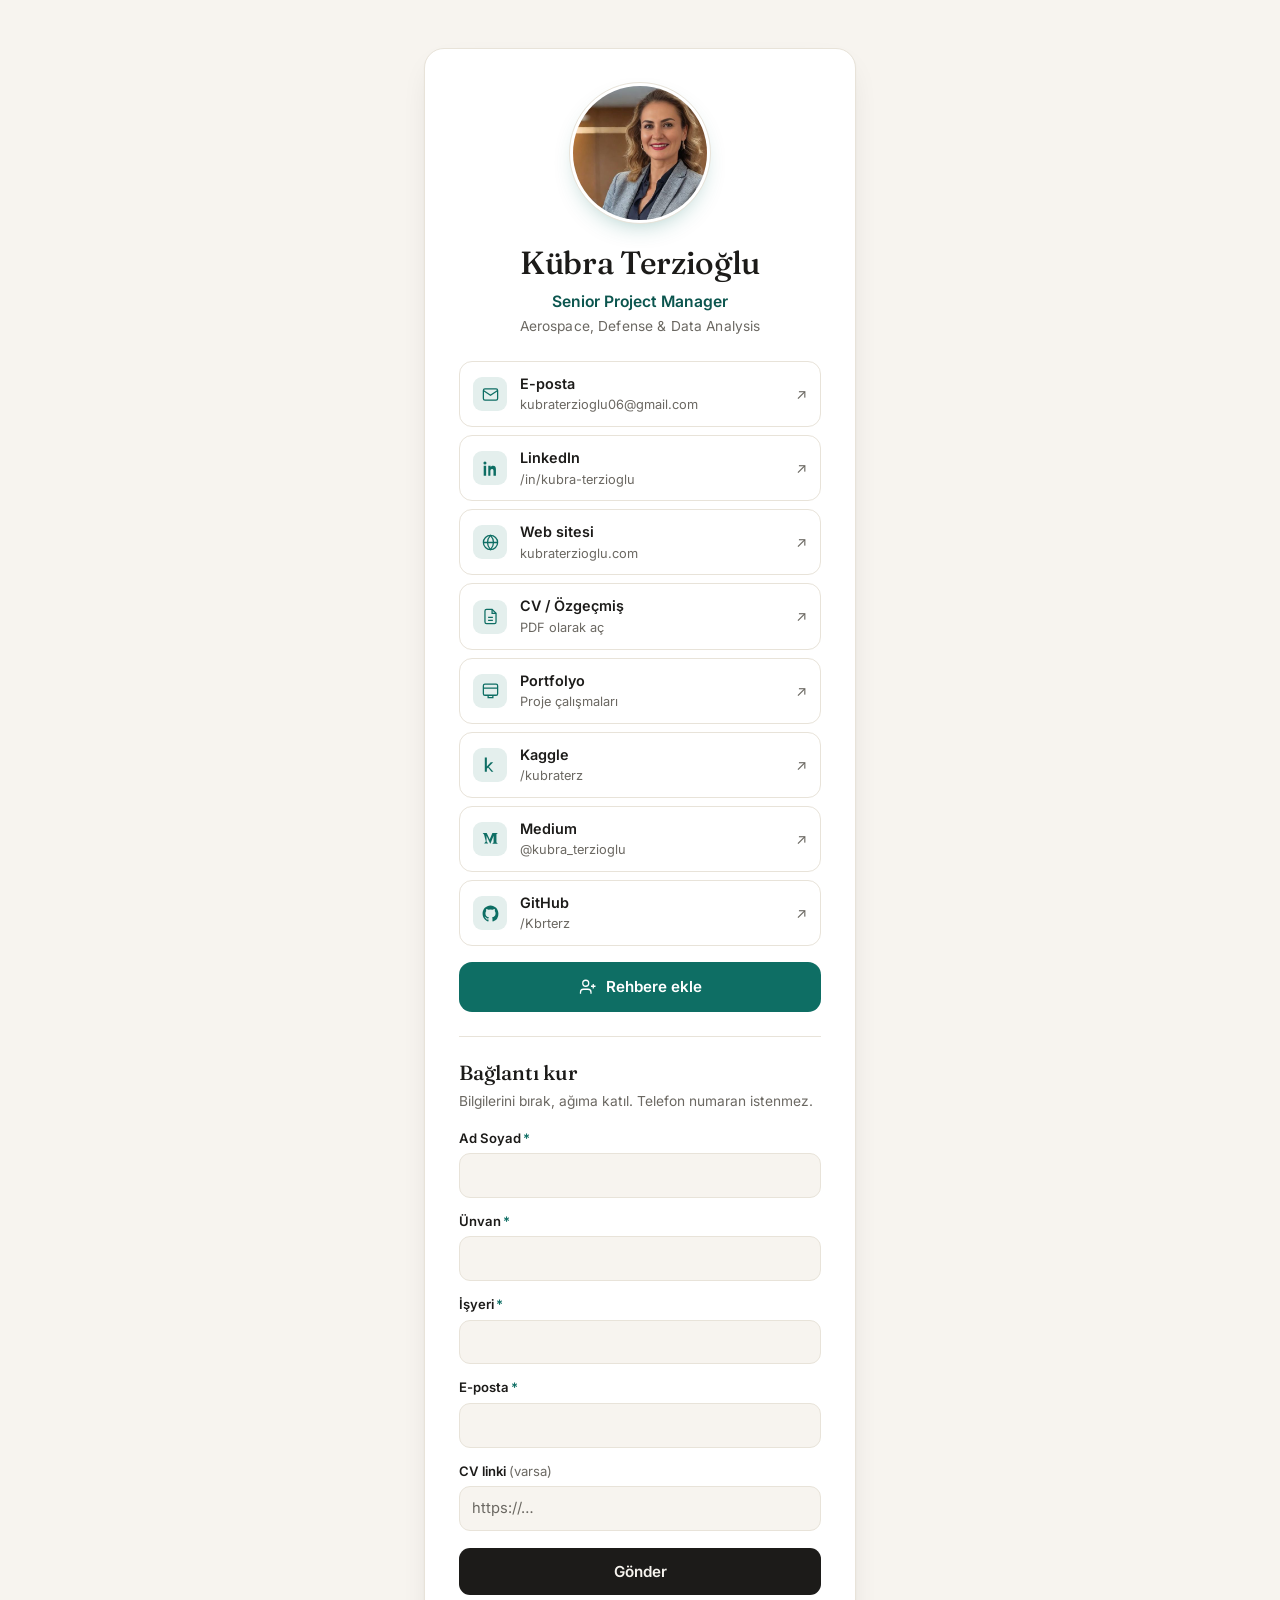
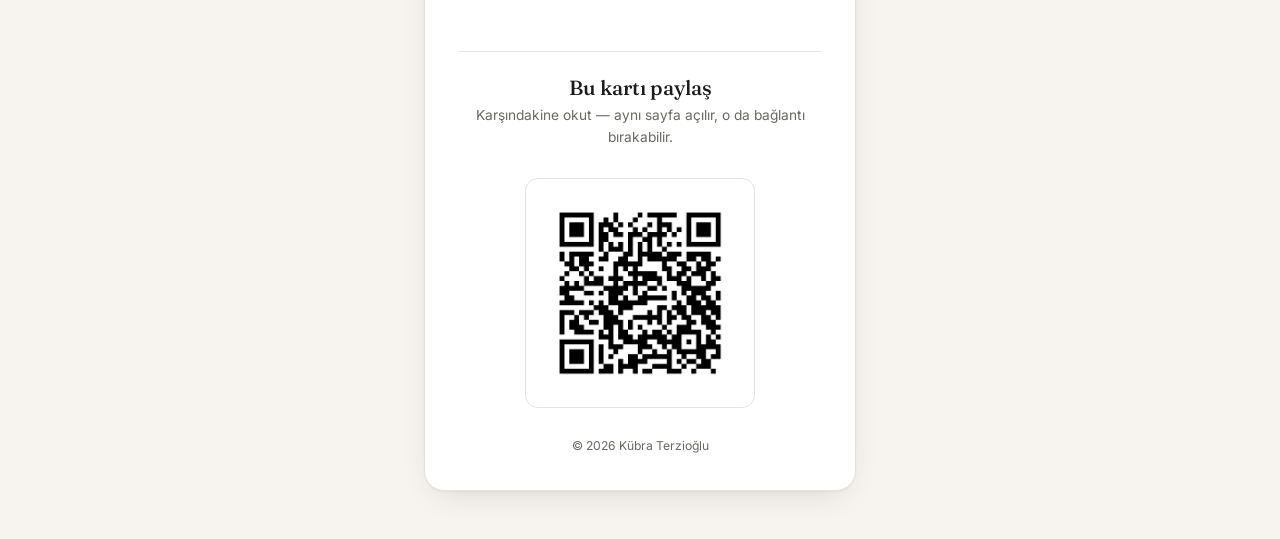
<file: index.html>
<!doctype html>
<html lang="tr">
<head>
<meta charset="utf-8" />
<meta name="viewport" content="width=device-width, initial-scale=1, viewport-fit=cover" />
<title>Kübra Terzioğlu — Dijital Kartvizit</title>
<meta name="description" content="Kübra Terzioğlu · Senior Project Manager — Aerospace, Defense & Data Analysis. Dijital kartvizit ve bağlantı sayfası." />

<!-- Open Graph -->
<meta property="og:title" content="Kübra Terzioğlu — Senior Project Manager" />
<meta property="og:description" content="Aerospace, Defense & Data Analysis. Kartviziti aç, bağlantı kur." />
<meta property="og:type" content="profile" />
<meta property="og:image" content="assets/kubra.jpg" />

<link rel="icon" href="data:image/svg+xml,%3Csvg xmlns='http://www.w3.org/2000/svg' viewBox='0 0 32 32'%3E%3Crect width='32' height='32' rx='7' fill='%230E6E64'/%3E%3Ctext x='16' y='22' font-size='16' font-family='Georgia,serif' fill='white' text-anchor='middle'%3EK%3C/text%3E%3C/svg%3E" />

<!-- PWA: telefonda "Ana ekrana ekle" ile uygulama gibi kurulur -->
<link rel="manifest" href="manifest.webmanifest" />
<meta name="theme-color" content="#0E6E64" />
<link rel="apple-touch-icon" href="assets/apple-touch-icon.png" />
<meta name="apple-mobile-web-app-capable" content="yes" />
<meta name="apple-mobile-web-app-status-bar-style" content="default" />
<meta name="apple-mobile-web-app-title" content="Kübra Kartvizit" />
<meta name="mobile-web-app-capable" content="yes" />

<link rel="preconnect" href="https://fonts.googleapis.com" />
<link rel="preconnect" href="https://fonts.gstatic.com" crossorigin />
<link href="https://fonts.googleapis.com/css2?family=Fraunces:opsz,wght@9..144,400;9..144,500;9..144,600&family=Inter:wght@400;500;600&display=swap" rel="stylesheet" />

<link rel="stylesheet" href="styles.css" />
</head>
<body>
<main class="card" id="top">

  <header class="hero">
    <img class="hero__photo" src="assets/kubra.jpg" alt="Kübra Terzioğlu portresi" width="140" height="140" />
    <h1 class="hero__name">Kübra Terzioğlu</h1>
    <p class="hero__title">Senior Project Manager</p>
    <p class="hero__sub">Aerospace, Defense &amp; Data Analysis</p>
  </header>

  <section class="links" aria-label="Bağlantılar">
    <a class="link" href="mailto:kubraterzioglu06@gmail.com">
      <span class="link__ic" aria-hidden="true">
        <svg viewBox="0 0 24 24" fill="none" stroke="currentColor" stroke-width="1.6"><rect x="3" y="5" width="18" height="14" rx="2"/><path d="m3 7 9 6 9-6"/></svg>
      </span>
      <span class="link__body"><span class="link__label">E-posta</span><span class="link__val">kubraterzioglu06@gmail.com</span></span>
      <span class="link__go" aria-hidden="true">↗</span>
    </a>

    <a class="link" href="https://www.linkedin.com/in/kubra-terzioglu/" target="_blank" rel="noopener">
      <span class="link__ic" aria-hidden="true">
        <svg viewBox="0 0 24 24" fill="currentColor"><path d="M6.94 5a1.94 1.94 0 1 1-3.88 0 1.94 1.94 0 0 1 3.88 0ZM3.4 8.4h3.1V21H3.4zM9.2 8.4h2.97v1.72h.04c.41-.78 1.42-1.6 2.93-1.6 3.13 0 3.71 2.06 3.71 4.74V21h-3.1v-5.4c0-1.29-.02-2.95-1.8-2.95-1.8 0-2.08 1.4-2.08 2.85V21H9.2z"/></svg>
      </span>
      <span class="link__body"><span class="link__label">LinkedIn</span><span class="link__val">/in/kubra-terzioglu</span></span>
      <span class="link__go" aria-hidden="true">↗</span>
    </a>

    <a class="link" href="https://www.kubraterzioglu.com" target="_blank" rel="noopener">
      <span class="link__ic" aria-hidden="true">
        <svg viewBox="0 0 24 24" fill="none" stroke="currentColor" stroke-width="1.6"><circle cx="12" cy="12" r="9"/><path d="M3 12h18M12 3c2.5 2.7 3.8 6 3.8 9S14.5 18.3 12 21C9.5 18.3 8.2 15 8.2 12S9.5 5.7 12 3Z"/></svg>
      </span>
      <span class="link__body"><span class="link__label">Web sitesi</span><span class="link__val">kubraterzioglu.com</span></span>
      <span class="link__go" aria-hidden="true">↗</span>
    </a>

    <a class="link" href="assets/kubra-terzioglu-cv.pdf" target="_blank" rel="noopener">
      <span class="link__ic" aria-hidden="true">
        <svg viewBox="0 0 24 24" fill="none" stroke="currentColor" stroke-width="1.6"><path d="M14 3H7a2 2 0 0 0-2 2v14a2 2 0 0 0 2 2h10a2 2 0 0 0 2-2V8z"/><path d="M14 3v5h5M9 13h6M9 17h6"/></svg>
      </span>
      <span class="link__body"><span class="link__label">CV / Özgeçmiş</span><span class="link__val">PDF olarak aç</span></span>
      <span class="link__go" aria-hidden="true">↗</span>
    </a>

    <a class="link" href="https://www.kubraterzioglu.com" target="_blank" rel="noopener" data-portfolio>
      <span class="link__ic" aria-hidden="true">
        <svg viewBox="0 0 24 24" fill="none" stroke="currentColor" stroke-width="1.6"><rect x="3" y="4" width="18" height="14" rx="2"/><path d="M3 9h18M9 18v3h6v-3"/></svg>
      </span>
      <span class="link__body"><span class="link__label">Portfolyo</span><span class="link__val">Proje çalışmaları</span></span>
      <span class="link__go" aria-hidden="true">↗</span>
    </a>

    <a class="link" href="https://www.kaggle.com/kubraterz" target="_blank" rel="noopener">
      <span class="link__ic" aria-hidden="true">
        <svg viewBox="0 0 24 24" fill="currentColor"><path d="M15.7 21 9.9 14.9l5.5-5.8h-3.1l-4.9 5.3V3H4.8v18h2.6v-3.7l1.5-1.5 4.3 5.2z"/></svg>
      </span>
      <span class="link__body"><span class="link__label">Kaggle</span><span class="link__val">/kubraterz</span></span>
      <span class="link__go" aria-hidden="true">↗</span>
    </a>

    <a class="link" href="https://medium.com/@kubra_terzioglu" target="_blank" rel="noopener">
      <span class="link__ic" aria-hidden="true">
        <svg viewBox="0 0 24 24" fill="currentColor"><path d="M4 6.2c0-.2-.1-.4-.2-.5L2.3 4v-.3h4.9l3.8 8.4 3.4-8.4H21V4l-1.3 1.2c-.1.1-.2.2-.2.4v9.8c0 .2.1.3.2.4L21 17v.3h-6.6V17l1.4-1.3c.1-.1.1-.2.1-.4V7.4l-3.9 9.8h-.5L7 7.4v6.6c0 .3.1.5.3.7l1.8 2.2v.3H4v-.3l1.8-2.2c.2-.2.3-.5.2-.7z"/></svg>
      </span>
      <span class="link__body"><span class="link__label">Medium</span><span class="link__val">@kubra_terzioglu</span></span>
      <span class="link__go" aria-hidden="true">↗</span>
    </a>

    <a class="link" href="https://github.com/Kbrterz" target="_blank" rel="noopener">
      <span class="link__ic" aria-hidden="true">
        <svg viewBox="0 0 24 24" fill="currentColor"><path d="M12 2C6.48 2 2 6.58 2 12.24c0 4.53 2.87 8.37 6.84 9.73.5.1.68-.22.68-.49l-.01-1.9c-2.78.62-3.37-1.22-3.37-1.22-.46-1.18-1.11-1.5-1.11-1.5-.9-.63.07-.62.07-.62 1 .07 1.53 1.05 1.53 1.05.89 1.56 2.34 1.11 2.91.85.09-.66.35-1.11.63-1.36-2.22-.26-4.55-1.14-4.55-5.05 0-1.12.39-2.03 1.03-2.74-.1-.26-.45-1.3.1-2.7 0 0 .84-.28 2.75 1.05a9.3 9.3 0 0 1 5 0c1.91-1.33 2.75-1.05 2.75-1.05.55 1.4.2 2.44.1 2.7.64.71 1.03 1.62 1.03 2.74 0 3.92-2.34 4.78-4.57 5.03.36.32.68.95.68 1.92l-.01 2.85c0 .27.18.6.69.49A10.02 10.02 0 0 0 22 12.24C22 6.58 17.52 2 12 2Z"/></svg>
      </span>
      <span class="link__body"><span class="link__label">GitHub</span><span class="link__val">/Kbrterz</span></span>
      <span class="link__go" aria-hidden="true">↗</span>
    </a>
  </section>

  <button class="vcard-btn" type="button" id="saveContact">
    <svg viewBox="0 0 24 24" fill="none" stroke="currentColor" stroke-width="1.7" aria-hidden="true"><path d="M16 21v-2a4 4 0 0 0-4-4H6a4 4 0 0 0-4 4v2"/><circle cx="9" cy="7" r="4"/><path d="M19 8v6M22 11h-6"/></svg>
    Rehbere ekle
  </button>

  <hr class="rule" />

  <section class="connect" aria-labelledby="connectHead">
    <h2 class="connect__head" id="connectHead">Bağlantı kur</h2>
    <p class="connect__lead">Bilgilerini bırak, ağıma katıl. Telefon numaran istenmez.</p>

    <form class="form" id="connectForm" novalidate>
      <div class="field">
        <label for="f-name">Ad Soyad<span aria-hidden="true">*</span></label>
        <input id="f-name" name="name" type="text" autocomplete="name" required maxlength="120" />
      </div>
      <div class="field">
        <label for="f-title">Ünvan<span aria-hidden="true">*</span></label>
        <input id="f-title" name="title" type="text" autocomplete="organization-title" required maxlength="120" />
      </div>
      <div class="field">
        <label for="f-company">İşyeri<span aria-hidden="true">*</span></label>
        <input id="f-company" name="company" type="text" autocomplete="organization" required maxlength="120" />
      </div>
      <div class="field">
        <label for="f-email">E-posta<span aria-hidden="true">*</span></label>
        <input id="f-email" name="email" type="email" autocomplete="email" required maxlength="180" />
      </div>
      <div class="field">
        <label for="f-cv">CV linki <span class="field__opt">(varsa)</span></label>
        <input id="f-cv" name="cv" type="url" inputmode="url" placeholder="https://…" maxlength="400" />
      </div>

      <input class="hp" type="text" name="website_hp" tabindex="-1" autocomplete="off" aria-hidden="true" />

      <button class="submit" type="submit" id="submitBtn">Gönder</button>
      <p class="form__msg" id="formMsg" role="status" aria-live="polite"></p>
    </form>
  </section>

  <hr class="rule" />

  <section class="share" aria-labelledby="shareHead">
    <h2 class="connect__head" id="shareHead">Bu kartı paylaş</h2>
    <p class="connect__lead">Karşındakine okut — aynı sayfa açılır, o da bağlantı bırakabilir.</p>
    <div class="share__qr">
      <img src="qr.png" alt="Bu kartvizit sayfasının QR kodu" width="200" height="200" loading="lazy" />
    </div>
  </section>

  <footer class="foot">
    <span>© <span id="yr"></span> Kübra Terzioğlu</span>
  </footer>
</main>

<script src="app.js"></script>
</body>
</html>
</file>
<file: styles.css>
:root{
  --paper:#F7F4EF;
  --surface:#FFFFFF;
  --ink:#1C1B19;
  --muted:#6B6862;
  --accent:#0E6E64;
  --accent-ink:#0B554E;
  --accent-soft:#E4EFED;
  --border:#E8E3D9;
  --radius:20px;
  --radius-sm:13px;
  --shadow:0 1px 2px rgba(28,27,25,.04), 0 12px 34px -14px rgba(28,27,25,.16);
  --maxw:432px;
  font-synthesis-weight:none;
  -webkit-text-size-adjust:100%;
}

@media (prefers-color-scheme:dark){
  :root{
    --paper:#131311;
    --surface:#1D1C19;
    --ink:#F1EEE7;
    --muted:#A29D93;
    --accent:#4FC7BA;
    --accent-ink:#8FDDD3;
    --accent-soft:#1F312E;
    --border:#312F2A;
    --shadow:0 1px 2px rgba(0,0,0,.3), 0 16px 40px -16px rgba(0,0,0,.6);
  }
}

*,*::before,*::after{box-sizing:border-box}
html,body{margin:0}
body{
  background:var(--paper);
  color:var(--ink);
  font-family:'Inter',system-ui,-apple-system,'Segoe UI',Roboto,sans-serif;
  line-height:1.55;
  -webkit-font-smoothing:antialiased;
  display:flex;
  justify-content:center;
  padding:clamp(16px,5vw,48px) 16px;
  min-height:100vh;
}

.card{
  width:100%;
  max-width:var(--maxw);
  background:var(--surface);
  border:1px solid var(--border);
  border-radius:var(--radius);
  box-shadow:var(--shadow);
  padding:clamp(22px,6vw,34px);
}

/* ---- hero ---- */
.hero{text-align:center;margin-bottom:24px}
.hero__photo{
  width:140px;height:140px;
  border-radius:50%;
  object-fit:cover;
  object-position:center 18%;
  border:3px solid var(--surface);
  outline:1px solid var(--border);
  box-shadow:0 10px 26px -12px rgba(14,110,100,.45);
}
.hero__name{
  font-family:'Fraunces','Georgia',serif;
  font-weight:500;
  font-size:clamp(1.6rem,6vw,2rem);
  letter-spacing:-.01em;
  margin:.5rem 0 .15rem;
}
.hero__title{
  margin:0;
  font-weight:600;
  font-size:.98rem;
  color:var(--accent-ink);
}
.hero__sub{
  margin:.1rem 0 0;
  font-size:.86rem;
  color:var(--muted);
  letter-spacing:.01em;
}

/* ---- links ---- */
.links{display:flex;flex-direction:column;gap:8px;margin-bottom:16px}
.link{
  display:flex;align-items:center;gap:13px;
  padding:11px 13px;
  border:1px solid var(--border);
  border-radius:var(--radius-sm);
  text-decoration:none;
  color:inherit;
  background:var(--surface);
  transition:border-color .16s ease, transform .16s ease, background .16s ease;
}
.link:hover{border-color:var(--accent);background:var(--accent-soft);transform:translateY(-1px)}
.link:active{transform:translateY(0)}
.link:focus-visible{outline:2px solid var(--accent);outline-offset:2px}
.link__ic{
  flex:0 0 34px;height:34px;
  display:grid;place-items:center;
  border-radius:9px;
  background:var(--accent-soft);
  color:var(--accent);
}
.link__ic svg{width:19px;height:19px}
.link__body{display:flex;flex-direction:column;min-width:0;flex:1}
.link__label{font-weight:600;font-size:.9rem}
.link__val{
  font-size:.8rem;color:var(--muted);
  white-space:nowrap;overflow:hidden;text-overflow:ellipsis;
}
.link__go{color:var(--muted);font-size:.9rem;flex:0 0 auto}

/* ---- vcard button ---- */
.vcard-btn{
  width:100%;
  display:flex;align-items:center;justify-content:center;gap:9px;
  padding:13px 16px;
  border:0;border-radius:var(--radius-sm);
  background:var(--accent);color:#fff;
  font:inherit;font-weight:600;font-size:.95rem;
  cursor:pointer;
  transition:background .16s ease, transform .16s ease;
}
.vcard-btn svg{width:18px;height:18px}
.vcard-btn:hover{background:var(--accent-ink)}
.vcard-btn:active{transform:scale(.99)}
.vcard-btn:focus-visible{outline:2px solid var(--accent);outline-offset:2px}

.rule{border:0;border-top:1px solid var(--border);margin:24px 0 20px}

/* ---- connect form ---- */
.connect__head{
  font-family:'Fraunces','Georgia',serif;
  font-weight:500;font-size:1.28rem;
  margin:0 0 2px;
}
.connect__lead{margin:0 0 16px;font-size:.86rem;color:var(--muted)}

.form{display:flex;flex-direction:column;gap:13px}
.field{display:flex;flex-direction:column;gap:5px}
.field label{font-size:.82rem;font-weight:600;color:var(--ink)}
.field label span[aria-hidden]{color:var(--accent);margin-left:2px}
.field__opt{font-weight:400;color:var(--muted)}
.field input{
  font:inherit;font-size:.92rem;
  padding:10px 12px;
  border:1px solid var(--border);
  border-radius:11px;
  background:var(--paper);
  color:var(--ink);
  transition:border-color .15s ease, box-shadow .15s ease;
}
.field input::placeholder{color:var(--muted)}
.field input:focus{outline:0;border-color:var(--accent);box-shadow:0 0 0 3px var(--accent-soft)}
.field input:user-invalid{border-color:#c0453b}

.hp{position:absolute;left:-9999px;width:1px;height:1px;opacity:0}

.submit{
  margin-top:4px;
  padding:12px 16px;
  border:0;border-radius:11px;
  background:var(--ink);color:var(--paper);
  font:inherit;font-weight:600;font-size:.95rem;
  cursor:pointer;
  transition:opacity .15s ease, transform .15s ease;
}
.submit:hover{opacity:.9}
.submit:active{transform:scale(.99)}
.submit:disabled{opacity:.55;cursor:progress}
.submit:focus-visible{outline:2px solid var(--accent);outline-offset:2px}

.form__msg{margin:2px 0 0;font-size:.85rem;min-height:1.2em}
.form__msg.ok{color:var(--accent-ink)}
.form__msg.err{color:#c0453b}

.form.done .field,.form.done .submit{display:none}
.form.done .form__msg{font-size:.95rem;font-weight:500}

.share{text-align:center}
.share__qr{
  margin-top:14px;
  display:inline-block;
  padding:14px;
  background:#fff;
  border:1px solid var(--border);
  border-radius:var(--radius-sm);
  line-height:0;
}
.share__qr img{width:200px;height:200px;display:block}

.foot{margin-top:22px;text-align:center;font-size:.76rem;color:var(--muted)}

@media (max-width:360px){
  .link__val{font-size:.75rem}
}

@media (prefers-reduced-motion:reduce){
  *{transition:none !important}
}
</file>
